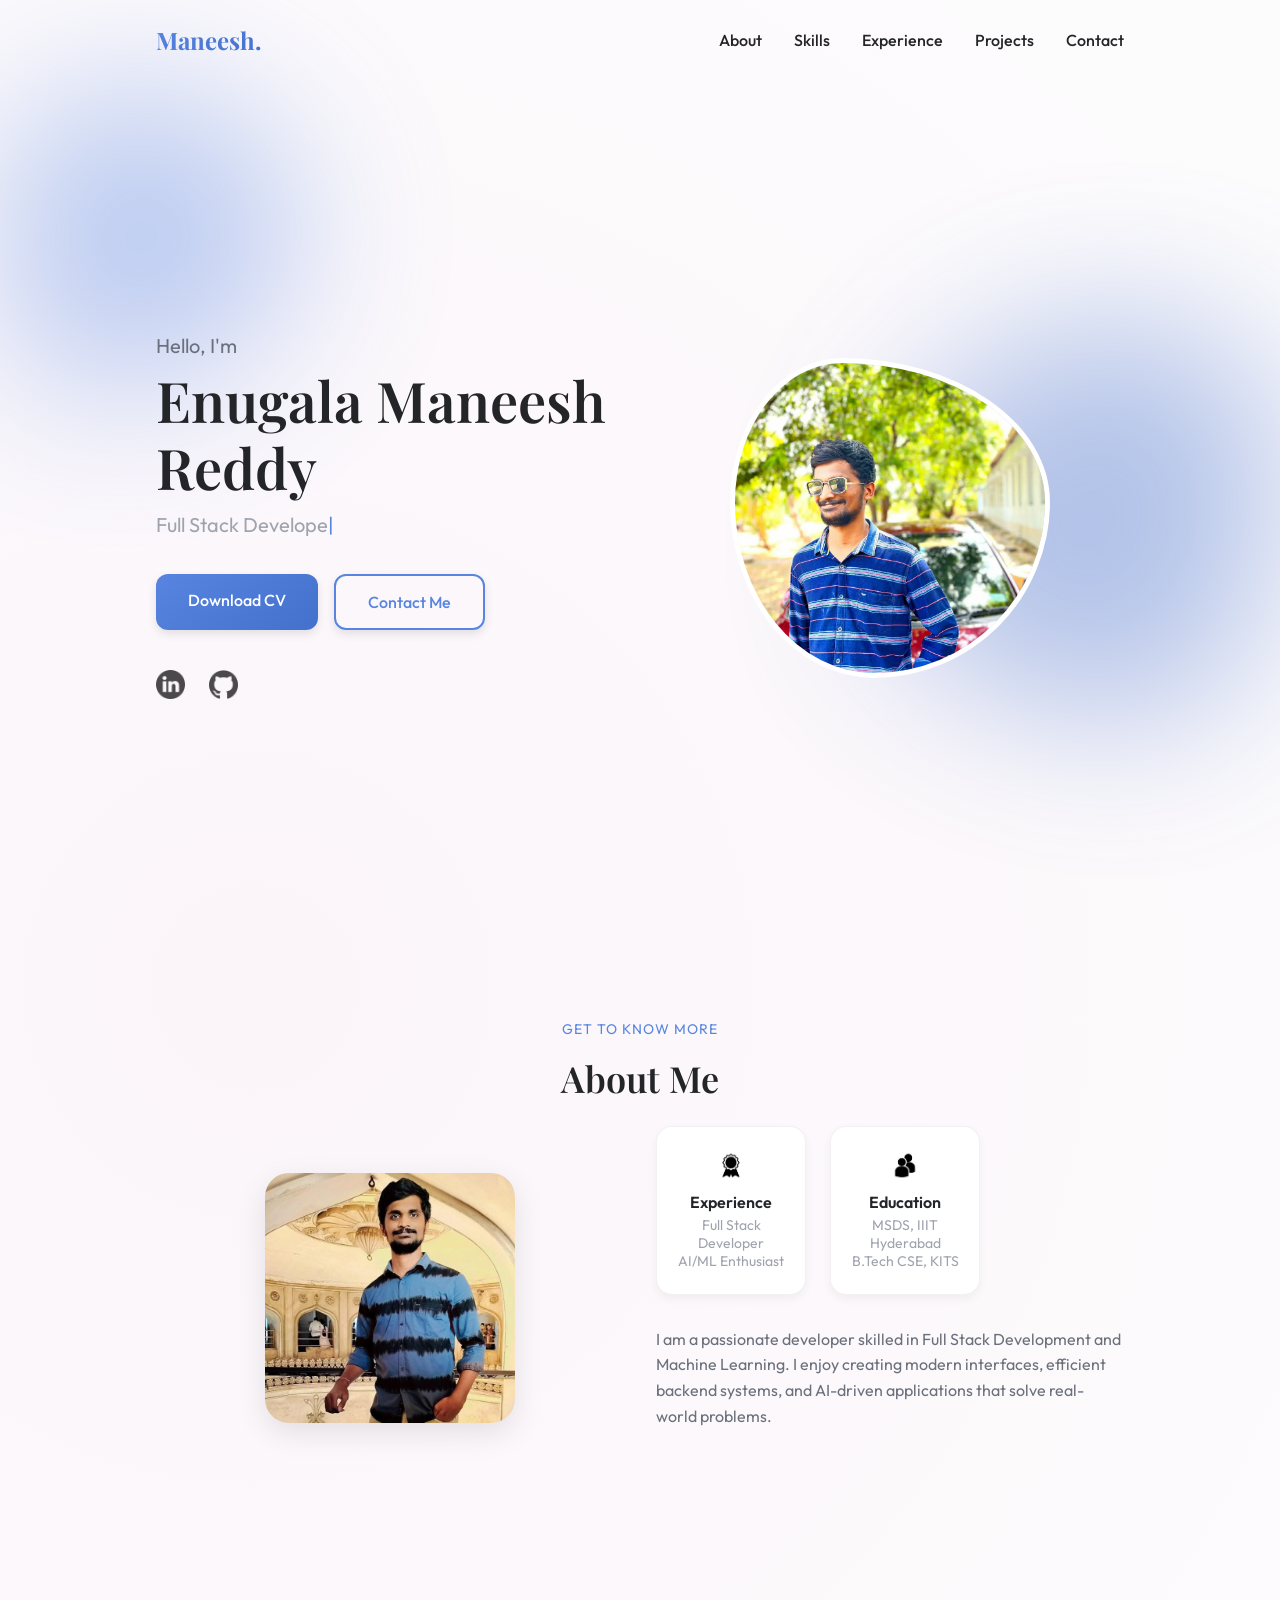
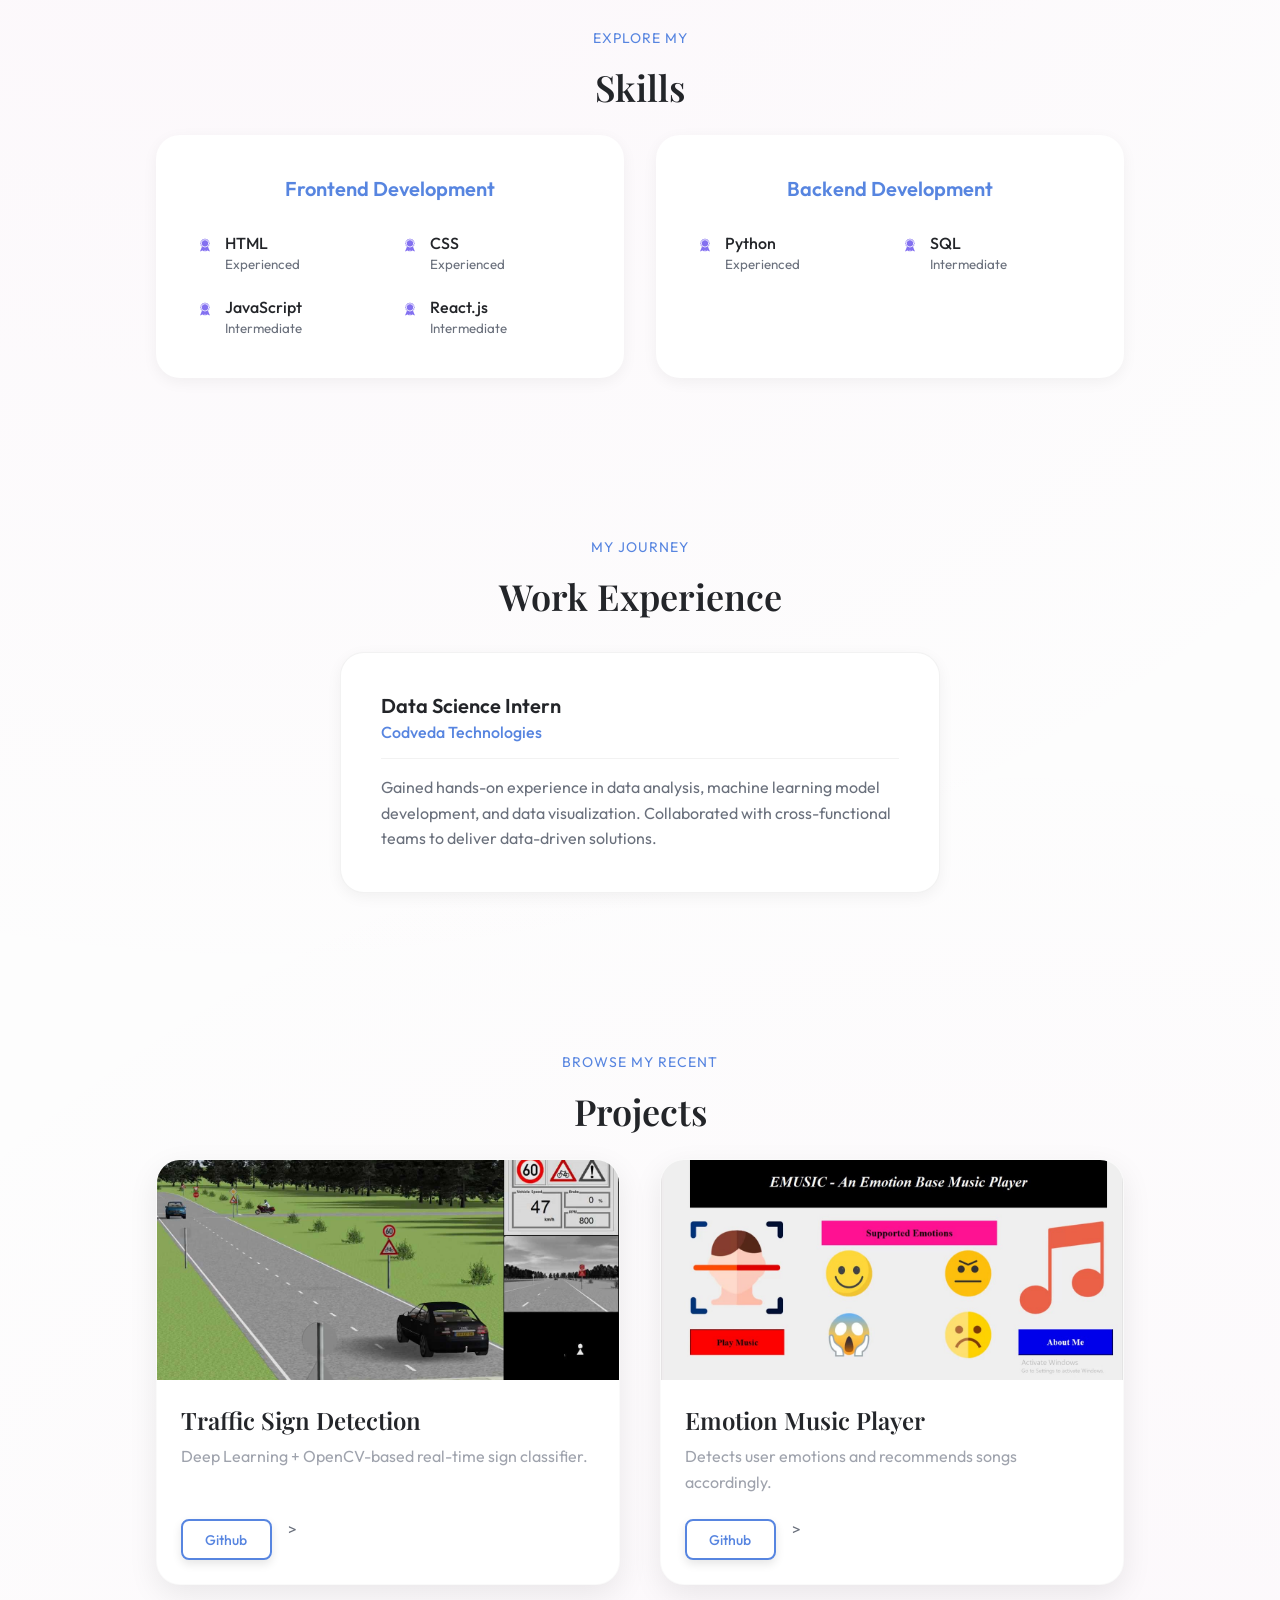
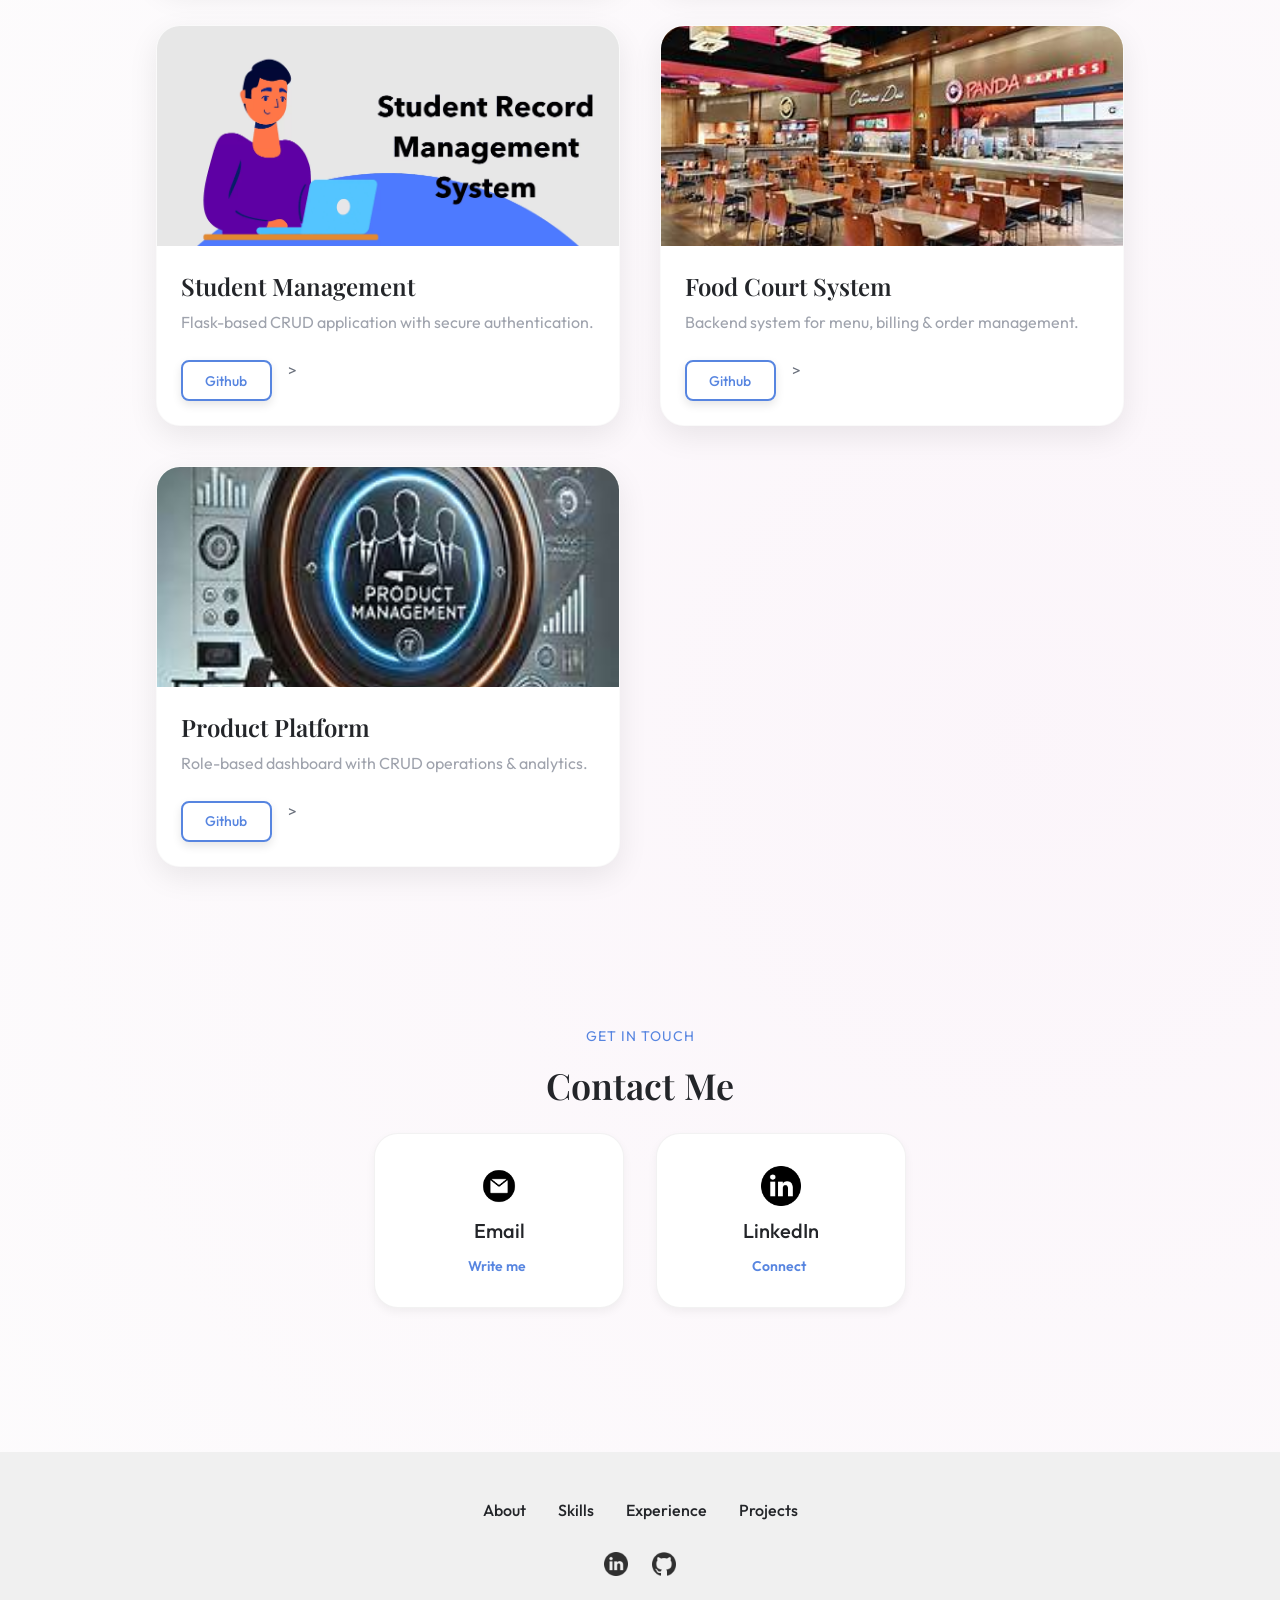
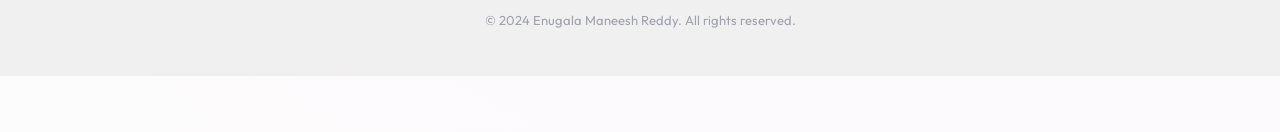
<file: index.html>
<!DOCTYPE html>
<html lang="en">

<head>
    <meta charset="UTF-8" />
    <meta name="viewport" content="width=device-width, initial-scale=1.0" />
    <meta name="description"
        content="Portfolio of Enugala Maneesh Reddy, Python Fullstack Developer & AI/ML Enthusiast." />
    <meta name="keywords" content="Maneesh Reddy, portfolio, developer, AI ML, fullstack" />
    <title>Maneesh Reddy | Full Stack Developer</title>
    <link rel="preconnect" href="https://fonts.googleapis.com">
    <link rel="preconnect" href="https://fonts.gstatic.com" crossorigin>
    <link
        href="https://fonts.googleapis.com/css2?family=Outfit:wght@300;400;500;600;700&family=Playfair+Display:ital,wght@0,400;0,600;1,400&display=swap"
        rel="stylesheet">
    <link rel="stylesheet" href="style.css" />
    <link rel="stylesheet" href="mediaqueries.css" />
</head>

<body>

    <!-- NAVIGATION -->
    <header id="header">
        <nav class="navbar container">
            <a href="#" class="logo">Maneesh.</a>
            <div class="nav-menu">
                <ul class="nav-list">
                    <li class="nav-item"><a href="#about" class="nav-link">About</a></li>
                    <li class="nav-item"><a href="#skills" class="nav-link">Skills</a></li>
                    <li class="nav-item"><a href="#experience" class="nav-link">Experience</a></li>
                    <li class="nav-item"><a href="#projects" class="nav-link">Projects</a></li>
                    <li class="nav-item"><a href="#contact" class="nav-link">Contact</a></li>
                </ul>
            </div>
            <div class="hamburger">
                <div class="bar"></div>
                <div class="bar"></div>
                <div class="bar"></div>
            </div>
        </nav>
    </header>

    <div class="blob blob-1"></div>
    <div class="blob blob-2"></div>

    <main>
        <!-- HERO SECTION -->
        <section id="hero" class="hero section container reveal">
            <div class="hero-content">
                <p class="hero-subtitle">Hello, I'm</p>
                <h1 class="hero-title">Enugala Maneesh Reddy</h1>
                <h2 class="hero-description">Full Stack Developer & AI/ML Enthusiast</h2>

                <div class="hero-buttons">
                    <a href="Maneesh_resume.pdf" target="_blank" class="btn btn-primary">Download CV</a>
                    <a href="#contact" class="btn btn-secondary">Contact Me</a>
                </div>

                <div class="social-links">
                    <a href="https://www.linkedin.com/in/maneesh-enugala-1a23a82a0/" target="_blank"
                        class="social-link">
                        <img src="linkedin.png" alt="LinkedIn" class="social-icon">
                    </a>
                    <a href="https://github.com/EnugalaManeesh" target="_blank" class="social-link">
                        <img src="github.png" alt="GitHub" class="social-icon">
                    </a>
                </div>
            </div>
            <div class="hero-image-container">
                <!-- Using the user's uploaded image if available, else fallback to existing -->
                <img src="myimage.jpg" alt="Maneesh Reddy" class="hero-img">
            </div>
        </section>

        <!-- ABOUT SECTION -->
        <section id="about" class="about section container reveal">
            <p class="section-subtitle">Get To Know More</p>
            <h2 class="section-title">About Me</h2>

            <div class="about-content">
                <div class="about-image">
                    <img src="profile1.jpg" alt="About Me" class="about-img">
                </div>

                <div class="about-data">
                    <div class="about-cards">
                        <div class="about-card">
                            <img src="experience.png" alt="Experience" class="about-card-icon">
                            <h3 class="about-card-title">Experience</h3>
                            <p class="about-card-description">Full Stack Developer<br>AI/ML Enthusiast</p>
                        </div>
                        <div class="about-card">
                            <img src="education.png" alt="Education" class="about-card-icon">
                            <h3 class="about-card-title">Education</h3>
                            <p class="about-card-description">MSDS, IIIT Hyderabad<br>B.Tech CSE, KITS</p>
                        </div>
                    </div>

                    <p class="about-description">
                        I am a passionate developer skilled in Full Stack Development and Machine Learning.
                        I enjoy creating modern interfaces, efficient backend systems, and AI-driven applications that
                        solve real-world problems.
                    </p>
                </div>
            </div>
        </section>

        <!-- SKILLS SECTION -->
        <section id="skills" class="experience section container reveal">
            <p class="section-subtitle">Explore My</p>
            <h2 class="section-title">Skills</h2>

            <div class="experience-container">
                <div class="experience-box">
                    <h3 class="experience-category">Frontend Development</h3>
                    <div class="experience-content">
                        <article class="experience-item">
                            <img src="experience.png" class="experience-icon" alt="check">
                            <div>
                                <h4 class="experience-name">HTML</h4>
                                <small class="text-light">Experienced</small>
                            </div>
                        </article>
                        <article class="experience-item">
                            <img src="experience.png" class="experience-icon" alt="check">
                            <div>
                                <h4 class="experience-name">CSS</h4>
                                <small class="text-light">Experienced</small>
                            </div>
                        </article>
                        <article class="experience-item">
                            <img src="experience.png" class="experience-icon" alt="check">
                            <div>
                                <h4 class="experience-name">JavaScript</h4>
                                <small class="text-light">Intermediate</small>
                            </div>
                        </article>
                        <article class="experience-item">
                            <img src="experience.png" class="experience-icon" alt="check">
                            <div>
                                <h4 class="experience-name">React.js</h4>
                                <small class="text-light">Intermediate</small>
                            </div>
                        </article>
                    </div>
                </div>

                <div class="experience-box">
                    <h3 class="experience-category">Backend Development</h3>
                    <div class="experience-content">
                        <article class="experience-item">
                            <img src="experience.png" class="experience-icon" alt="check">
                            <div>
                                <h4 class="experience-name">Python</h4>
                                <small class="text-light">Experienced</small>
                            </div>
                        </article>
                        <article class="experience-item">
                            <img src="experience.png" class="experience-icon" alt="check">
                            <div>
                                <h4 class="experience-name">SQL</h4>
                                <small class="text-light">Intermediate</small>
                            </div>
                        </article>
                        <!-- Add more backend skills if needed -->
                    </div>
                </div>
            </div>
        </section>

        <!-- WORK EXPERIENCE SECTION -->
        <section id="experience" class="section container reveal">
            <p class="section-subtitle">My Journey</p>
            <h2 class="section-title">Work Experience</h2>

            <div class="work-container">
                <div class="work-card">
                    <div class="work-content">
                        <div class="work-header">
                            <h3 class="work-title">Data Science Intern</h3>
                            <span class="work-company">Codveda Technologies</span>
                        </div>
                        <p class="work-description">
                            Gained hands-on experience in data analysis, machine learning model development, and data
                            visualization.
                            Collaborated with cross-functional teams to deliver data-driven solutions.
                        </p>
                    </div>
                </div>
            </div>
        </section>

        <!-- PROJECTS SECTION -->
        <section id="projects" class="projects section container reveal">
            <p class="section-subtitle">Browse My Recent</p>
            <h2 class="section-title">Projects</h2>

            <div class="projects-container">
                <div class="project-card">
                    <div class="project-img-wrapper">
                        <img src="tarffic.jpg" alt="Traffic Sign Detection" class="project-img">
                    </div>
                    <div class="project-info">
                        <h3 class="project-title">Traffic Sign Detection</h3>
                        <p class="project-desc">Deep Learning + OpenCV-based real-time sign classifier.</p>
                        <div class="project-buttons">
                            <a href="https://github.com/EnugalaManeesh/traffic-sign-detection" target="_blank"
                                class="btn btn-secondary project-btn">Github</a>>
                            <!-- Add Live Demo if available -->
                        </div>
                    </div>
                </div>

                <div class="project-card">
                    <div class="project-img-wrapper">
                        <img src="emotion.jpg" alt="Emotion Music Player" class="project-img">
                    </div>
                    <div class="project-info">
                        <h3 class="project-title">Emotion Music Player</h3>
                        <p class="project-desc">Detects user emotions and recommends songs accordingly.</p>
                        <div class="project-buttons">
                            <a href="https://github.com/EnugalaManeesh/emotion-music-player" target="_blank"
                                class="btn btn-secondary project-btn">Github</a>>
                        </div>
                    </div>
                </div>

                <div class="project-card">
                    <div class="project-img-wrapper">
                        <img src="student.jpg" alt="Student Management" class="project-img">
                    </div>
                    <div class="project-info">
                        <h3 class="project-title">Student Management</h3>
                        <p class="project-desc">Flask-based CRUD application with secure authentication.</p>
                        <div class="project-buttons">
                            <a href="https://github.com/EnugalaManeesh/student-management-system" target="_blank"
                                class="btn btn-secondary project-btn">Github</a>>
                        </div>
                    </div>
                </div>

                <div class="project-card">
                    <div class="project-img-wrapper">
                        <img src="foodcourt.jpg" alt="Food Court System" class="project-img">
                    </div>
                    <div class="project-info">
                        <h3 class="project-title">Food Court System</h3>
                        <p class="project-desc">Backend system for menu, billing & order management.</p>
                        <div class="project-buttons">
                            <a href="https://github.com/EnugalaManeesh/food-court-management-system" target="_blank"
                                class="btn btn-secondary project-btn">Github</a>>
                        </div>
                    </div>
                </div>

                <div class="project-card">
                    <div class="project-img-wrapper">
                        <img src="product.jpeg" alt="Product Platform" class="project-img">
                    </div>
                    <div class="project-info">
                        <h3 class="project-title">Product Platform</h3>
                        <p class="project-desc">Role-based dashboard with CRUD operations & analytics.</p>
                        <div class="project-buttons">
                            <a href="https://github.com/EnugalaManeesh/product-management-platform" target="_blank"
                                class="btn btn-secondary project-btn">Github</a>>
                        </div>
                    </div>
                </div>
            </div>
        </section>

        <!-- CONTACT SECTION -->
        <section id="contact" class="contact section container reveal">
            <p class="section-subtitle">Get in Touch</p>
            <h2 class="section-title">Contact Me</h2>

            <div class="contact-container">
                <div class="contact-info">
                    <div class="contact-card">
                        <img src="email.png" alt="Email" class="contact-icon">
                        <h3 class="contact-card-title">Email</h3>
                        <a href="mailto:maneeshreddyenugala@gmail.com" class="contact-button">Write me <i
                                class='bx bx-right-arrow-alt'></i></a>
                    </div>

                    <div class="contact-card">
                        <img src="linkedin.png" alt="LinkedIn" class="contact-icon">
                        <h3 class="contact-card-title">LinkedIn</h3>
                        <a href="https://www.linkedin.com/in/maneesh-enugala-1a23a82a0/" target="_blank"
                            class="contact-button">Connect <i class='bx bx-right-arrow-alt'></i></a>
                    </div>
                </div>
            </div>
        </section>
    </main>

    <!-- FOOTER -->
    <footer class="footer">
        <div class="footer-container container">
            <ul class="footer-list">
                <li><a href="#about" class="footer-link">About</a></li>
                <li><a href="#skills" class="footer-link">Skills</a></li>
                <li><a href="#experience" class="footer-link">Experience</a></li>
                <li><a href="#projects" class="footer-link">Projects</a></li>
            </ul>

            <div class="footer-social">
                <a href="https://www.linkedin.com/in/maneesh-enugala-1a23a82a0/" target="_blank"
                    class="footer-social-link">
                    <img src="linkedin.png" alt="LinkedIn">
                </a>
                <a href="https://github.com/EnugalaManeesh" target="_blank" class="footer-social-link">
                    <img src="github.png" alt="GitHub">
                </a>
            </div>

            <span class="footer-copy">
                &#169; 2024 Enugala Maneesh Reddy. All rights reserved.
            </span>
        </div>
    </footer>

    <script src="script.js"></script>
</body>

</html>
</file>
<file: style.css>
/* GOOGLE FONTS */
@import url('https://fonts.googleapis.com/css2?family=Outfit:wght@300;400;500;600;700&family=Playfair+Display:ital,wght@0,400;0,600;1,400&display=swap');

/* VARIABLES */
:root {
  --header-height: 3.5rem;

  /* Colors */
  --hue: 220;
  /* Changed to a cool blue/slate tone */
  --first-color: hsl(var(--hue), 69%, 61%);
  --first-color-alt: hsl(var(--hue), 57%, 53%);
  --title-color: hsl(var(--hue), 8%, 15%);
  --text-color: hsl(var(--hue), 8%, 45%);
  --text-color-light: hsl(var(--hue), 8%, 65%);
  --input-color: hsl(var(--hue), 70%, 96%);
  /* --body-color: hsl(var(--hue), 60%, 99%); */
  --body-color: #fdfdfd;
  /* Cleaner white */
  --container-color: #fff;
  --scroll-bar-color: hsl(var(--hue), 12%, 90%);
  --scroll-thumb-color: hsl(var(--hue), 12%, 80%);
  --gradient-color: linear-gradient(145deg, var(--first-color), var(--first-color-alt));


  /* Font and Typography */
  --body-font: 'Outfit', sans-serif;
  --title-font: 'Playfair Display', serif;

  --big-font-size: 3.5rem;
  --h1-font-size: 2.25rem;
  --h2-font-size: 1.5rem;
  --h3-font-size: 1.25rem;
  --normal-font-size: 1rem;
  --small-font-size: 0.875rem;
  --smaller-font-size: 0.813rem;

  /* Font Weight */
  --font-medium: 500;
  --font-semi-bold: 600;
  --font-bold: 700;

  /* Margins */
  --mb-0-25: 0.25rem;
  --mb-0-5: 0.5rem;
  --mb-0-75: 0.75rem;
  --mb-1: 1rem;
  --mb-1-5: 1.5rem;
  --mb-2: 2rem;
  --mb-2-5: 2.5rem;
  --mb-3: 3rem;

  /* Z Index */
  --z-tooltip: 10;
  --z-fixed: 100;
  --z-modal: 1000;
}

/* Responsive Typography */
@media screen and (max-width: 992px) {
  :root {
    --big-font-size: 2.75rem;
    --h1-font-size: 1.5rem;
    --h2-font-size: 1.25rem;
    --h3-font-size: 1rem;
    --normal-font-size: 0.938rem;
    --small-font-size: 0.813rem;
    --smaller-font-size: 0.75rem;
  }
}

/* BASE */
* {
  box-sizing: border-box;
  padding: 0;
  margin: 0;
}

html {
  scroll-behavior: smooth;
}

body {
  margin: 0 0 var(--header-height) 0;
  font-family: var(--body-font);
  font-size: var(--normal-font-size);
  background-color: var(--body-color);
  color: var(--text-color);
  transition: .3s;
  background-image: radial-gradient(circle at 20% 20%, rgba(var(--hue), 100, 200, 0.05) 0%, transparent 40%),
    radial-gradient(circle at 80% 80%, rgba(var(--hue), 100, 200, 0.05) 0%, transparent 40%);
}

h1,
h2,
h3,
h4 {
  color: var(--title-color);
  font-weight: var(--font-semi-bold);
}

ul {
  list-style: none;
}

a {
  text-decoration: none;
  color: inherit;
}

img {
  max-width: 100%;
  height: auto;
}

button {
  cursor: pointer;
  border: none;
  outline: none;
}

/* REUSABLE CSS CLASSES */
.section {
  padding: 6rem 0 2rem;
}

.section-title {
  font-size: var(--h1-font-size);
  color: var(--title-color);
  text-align: center;
  margin-bottom: var(--mb-1-5);
  font-family: var(--title-font);
}

.section-subtitle {
  display: block;
  font-size: var(--small-font-size);
  margin-bottom: var(--mb-1);
  text-align: center;
  text-transform: uppercase;
  letter-spacing: 1px;
  color: var(--first-color);
}

.container {
  max-width: 968px;
  margin-left: var(--mb-1-5);
  margin-right: var(--mb-1-5);
}

.grid {
  display: grid;
  gap: 1.5rem;
}

.btn {
  display: inline-block;
  padding: 1rem 2rem;
  border-radius: .75rem;
  font-weight: var(--font-medium);
  transition: .3s;
  box-shadow: 0 4px 10px rgba(0, 0, 0, 0.1);
}

.btn-primary {
  background: var(--gradient-color);
  color: #fff;
}

.btn-primary:hover {
  box-shadow: 0 6px 15px rgba(0, 0, 0, 0.2);
  transform: translateY(-2px);
}

.btn-secondary {
  background-color: transparent;
  border: 2px solid var(--first-color);
  color: var(--first-color);
}

.btn-secondary:hover {
  background-color: var(--first-color);
  color: #fff;
  transform: translateY(-2px);
}

/* HEADER & NAV */
.header {
  width: 100%;
  position: fixed;
  top: 0;
  left: 0;
  z-index: var(--z-fixed);
  background-color: rgba(255, 255, 255, 0.7);
  backdrop-filter: blur(12px);
  -webkit-backdrop-filter: blur(12px);
  box-shadow: 0 1px 10px rgba(0, 0, 0, 0.05);
  transition: .3s;
}

.navbar {
  height: var(--header-height);
  display: flex;
  justify-content: space-between;
  align-items: center;
}

.logo {
  color: var(--title-color);
  font-weight: 700;
  font-size: var(--h2-font-size);
  font-family: var(--title-font);
  background: var(--gradient-color);
  background-clip: text;
  -webkit-background-clip: text;
  -webkit-text-fill-color: transparent;
}

.nav-menu {
  position: relative;
}

.nav-list {
  display: flex;
  gap: 2rem;
}

.nav-link {
  color: var(--title-color);
  font-weight: var(--font-medium);
  transition: .3s;
  position: relative;
}

.nav-link:hover {
  color: var(--first-color);
}

.nav-link::after {
  content: '';
  position: absolute;
  left: 0;
  bottom: -4px;
  width: 0;
  height: 2px;
  background-color: var(--first-color);
  transition: width 0.3s;
}

.nav-link:hover::after {
  width: 100%;
}

.active-link {
  color: var(--first-color);
}

.active-link::after {
  width: 100%;
}

.hamburger {
  display: none;
  cursor: pointer;
}

.bar {
  display: block;
  width: 25px;
  height: 3px;
  margin: 5px auto;
  -webkit-transition: all 0.3s ease-in-out;
  transition: all 0.3s ease-in-out;
  background-color: var(--title-color);
  border-radius: 5px;
}

/* HERO SECTION */
.hero-content {
  text-align: center;
  margin-bottom: var(--mb-2-5);
  animation: fadeIn 1s ease-in-out;
}

.hero-subtitle {
  font-size: var(--h3-font-size);
  color: var(--text-color);
  margin-bottom: var(--mb-0-5);
}

.hero-title {
  font-size: var(--big-font-size);
  font-family: var(--title-font);
  margin-bottom: var(--mb-0-75);
  line-height: 1.2;
}

.hero-description {
  font-size: var(--h3-font-size);
  color: var(--text-color-light);
  margin-bottom: var(--mb-2);
  font-weight: normal;
  min-height: 1.5em;
  /* Reserve space for typing effect */
}

/* Cursor for typing effect */
.typing-cursor::after {
  content: '|';
  animation: blink 1s step-start infinite;
  color: var(--first-color);
}

@keyframes blink {
  50% {
    opacity: 0;
  }
}

.hero-buttons {
  display: flex;
  justify-content: center;
  gap: 1rem;
  margin-bottom: var(--mb-2-5);
}

.social-links {
  display: flex;
  justify-content: center;
  gap: 1.5rem;
}

.social-icon {
  width: 1.8rem;
  height: 1.8rem;
  transition: .3s;
  opacity: 0.7;
}

.social-icon:hover {
  transform: translateY(-5px);
  opacity: 1;
}

.hero-image-container {
  display: flex;
  justify-content: center;
  position: relative;
  z-index: 1;
}

.hero-img {
  width: 320px;
  height: 320px;
  border-radius: 35% 65% 55% 45% / 45% 45% 55% 55%;
  /* More organic shape */
  object-fit: cover;
  box-shadow: inset 0 0 0 9px rgba(255, 255, 255, 0.3);
  border: 5px solid var(--container-color);
  animation: profileAnimate 8s ease-in-out infinite 1s;
}

@keyframes profileAnimate {
  0% {
    border-radius: 60% 40% 30% 70% / 60% 30% 70% 40%;
  }

  50% {
    border-radius: 30% 60% 70% 40% / 50% 60% 30% 60%;
  }

  100% {
    border-radius: 60% 40% 30% 70% / 60% 30% 70% 40%;
  }
}

@keyframes fadeIn {
  from {
    opacity: 0;
    transform: translateY(20px);
  }

  to {
    opacity: 1;
    transform: translateY(0);
  }
}

/* ABOUT SECTION */
.about-content {
  display: grid;
  gap: 2rem;
}

.about-image {
  display: flex;
  justify-content: center;
}

.about-img {
  width: 250px;
  border-radius: 1.5rem;
  justify-self: center;
  box-shadow: 0 10px 30px rgba(0, 0, 0, 0.1);
}

.about-data {
  text-align: center;
}

.about-cards {
  display: flex;
  justify-content: center;
  gap: 1.5rem;
  margin-bottom: var(--mb-2);
}

.about-card {
  background-color: var(--container-color);
  border: 1px solid rgba(0, 0, 0, 0.05);
  border-radius: 1rem;
  padding: 1.5rem 1rem;
  text-align: center;
  width: 150px;
  transition: .3s;
  box-shadow: 0 4px 10px rgba(0, 0, 0, 0.05);
}

.about-card:hover {
  box-shadow: 0 8px 20px rgba(0, 0, 0, 0.1);
  transform: translateY(-5px);
  border-color: var(--first-color);
}

.about-card-icon {
  width: 1.8rem;
  height: 1.8rem;
  margin-bottom: var(--mb-0-5);
}

.about-card-title {
  font-size: var(--normal-font-size);
  font-weight: var(--font-semi-bold);
  margin-bottom: var(--mb-0-25);
}

.about-card-description {
  font-size: var(--small-font-size);
  color: var(--text-color-light);
}

.about-description {
  padding: 0 2rem;
  margin-bottom: var(--mb-2-5);
  line-height: 1.6;
}

/* EXPERIENCE SECTION */
.experience-container {
  display: grid;
  grid-template-columns: repeat(auto-fit, minmax(320px, 1fr));
  gap: 2rem;
  justify-content: center;
}

.experience-box {
  background-color: var(--container-color);
  border-radius: 1.5rem;
  padding: 2.5rem;
  transition: .3s;
  box-shadow: 0 4px 15px rgba(0, 0, 0, 0.05);
  border: 1px solid transparent;
}

.experience-box:hover {
  box-shadow: 0 8px 25px rgba(0, 0, 0, 0.1);
  border-color: rgba(var(--hue), 69%, 61%, 0.2);
}

.experience-category {
  font-size: var(--h3-font-size);
  text-align: center;
  margin-bottom: var(--mb-2);
  color: var(--first-color);
}

.experience-content {
  display: grid;
  grid-template-columns: 1fr 1fr;
  gap: 1.5rem;
}

.experience-item {
  display: flex;
  align-items: flex-start;
  gap: 0.75rem;
}

.experience-icon {
  width: 1rem;
  height: 1rem;
  margin-top: 0.25rem;
  /* Filter to match theme color if image is black */
  filter: invert(41%) sepia(98%) saturate(1478%) hue-rotate(224deg) brightness(98%) contrast(92%);
}

.experience-name {
  font-size: var(--normal-font-size);
  font-weight: var(--font-medium);
}

/* PROJECTS SECTION */
.projects-container {
  display: grid;
  grid-template-columns: repeat(auto-fit, minmax(320px, 1fr));
  gap: 2.5rem;
}

.project-card {
  background-color: var(--container-color);
  border-radius: 1.5rem;
  overflow: hidden;
  box-shadow: 0 10px 30px rgba(0, 0, 0, 0.08);
  transition: .4s;
  height: 100%;
  display: flex;
  flex-direction: column;
  border: 1px solid rgba(0, 0, 0, 0.02);
}

.project-card:hover {
  transform: translateY(-8px);
  box-shadow: 0 15px 40px rgba(0, 0, 0, 0.12);
}

.project-img-wrapper {
  overflow: hidden;
  height: 220px;
  position: relative;
}

.project-img {
  width: 100%;
  height: 100%;
  object-fit: cover;
  transition: transform .5s ease;
}

.project-card:hover .project-img {
  transform: scale(1.05);
}

.project-info {
  padding: 1.5rem;
  display: flex;
  flex-direction: column;
  flex-grow: 1;
}

.project-title {
  font-size: var(--h2-font-size);
  /* Slightly larger */
  margin-bottom: var(--mb-0-5);
  font-family: var(--title-font);
}

.project-desc {
  font-size: var(--normal-font-size);
  /* Readable size */
  color: var(--text-color-light);
  margin-bottom: var(--mb-1-5);
  flex-grow: 1;
  line-height: 1.6;
}

.project-buttons {
  display: flex;
  gap: 1rem;
}

.project-btn {
  padding: 0.6rem 1.4rem;
  font-size: var(--small-font-size);
  border-radius: 0.5rem;
}

/* CONTACT SECTION */
.contact-container {
  display: flex;
  justify-content: center;
}

.contact-info {
  display: flex;
  gap: 2rem;
  flex-wrap: wrap;
  justify-content: center;
}

.contact-card {
  background-color: var(--container-color);
  border: 1px solid rgba(0, 0, 0, 0.05);
  padding: 2rem;
  border-radius: 1.5rem;
  text-align: center;
  transition: .3s;
  min-width: 250px;
  box-shadow: 0 4px 10px rgba(0, 0, 0, 0.05);
}

.contact-card:hover {
  transform: translateY(-5px);
  box-shadow: 0 8px 20px rgba(0, 0, 0, 0.08);
  border-color: var(--first-color);
}

.contact-icon {
  width: 2.5rem;
  height: 2.5rem;
  margin-bottom: var(--mb-0-5);
}

.contact-card-title {
  font-size: var(--h3-font-size);
  font-weight: var(--font-medium);
  margin-bottom: var(--mb-0-75);
}

.contact-button {
  color: var(--first-color);
  /* Colored link */
  font-size: var(--small-font-size);
  display: inline-flex;
  align-items: center;
  justify-content: center;
  column-gap: 0.25rem;
  font-weight: var(--font-semi-bold);
}

.contact-button:hover .bx-right-arrow-alt {
  transform: translateX(0.25rem);
}

/* WORK EXPERIENCE SECTION */
.work-container {
  display: flex;
  justify-content: center;
  margin-top: 2rem;
}

.work-card {
  background-color: var(--container-color);
  padding: 2.5rem;
  border-radius: 1.5rem;
  box-shadow: 0 4px 15px rgba(0, 0, 0, 0.05);
  border: 1px solid rgba(0, 0, 0, 0.05);
  max-width: 600px;
  width: 100%;
  transition: .3s;
}

.work-card:hover {
  box-shadow: 0 8px 25px rgba(0, 0, 0, 0.1);
  border-color: var(--first-color);
  transform: translateY(-5px);
}

.work-header {
  margin-bottom: 1rem;
  border-bottom: 1px solid rgba(0, 0, 0, 0.05);
  padding-bottom: 1rem;
}

.work-title {
  font-size: var(--h3-font-size);
  color: var(--title-color);
  margin-bottom: 0.25rem;
}

.work-company {
  display: block;
  font-size: var(--normal-font-size);
  color: var(--first-color);
  font-weight: var(--font-medium);
}

.work-description {
  font-size: var(--normal-font-size);
  color: var(--text-color);
  line-height: 1.6;
}

/* FOOTER */
.footer {
  background-color: #f0f0f0;
  color: var(--title-color);
  text-align: center;
  padding: 3rem 0;
  margin-top: 5rem;
  position: relative;
  overflow: hidden;
}

.footer-container {
  display: flex;
  flex-direction: column;
  align-items: center;
  gap: 2rem;
  position: relative;
  z-index: 1;
}

.footer-list {
  display: flex;
  gap: 2rem;
}

.footer-link {
  color: var(--title-color);
  font-weight: var(--font-medium);
}

.footer-link:hover {
  color: var(--first-color);
}

.footer-social {
  display: flex;
  gap: 1.5rem;
}

.footer-social-link img {
  width: 1.5rem;
  height: 1.5rem;
  opacity: 0.8;
  transition: .3s;
}

.footer-social-link:hover img {
  opacity: 1;
  transform: translateY(-3px);
}

.footer-copy {
  font-size: var(--smaller-font-size);
  color: var(--text-color-light);
}

/* --- ANIMATION & DECORATIONS --- */

/* Scroll Reveal */
.reveal {
  opacity: 0;
  transform: translateY(30px);
  transition: all 0.8s ease;
}

.reveal.active {
  opacity: 1;
  transform: translateY(0);
}

/* Decorative Blobs */
.blob {
  position: absolute;
  filter: blur(80px);
  z-index: -1;
  opacity: 0.4;
  animation: blob-bounce 10s infinite ease-in-out alternate;
}

.blob-1 {
  top: 10%;
  left: 0;
  width: 300px;
  height: 300px;
  background: var(--first-color);
  border-radius: 40% 60% 70% 30% / 40% 50% 60% 50%;
}

.blob-2 {
  bottom: 20%;
  right: 0;
  width: 400px;
  height: 400px;
  background: var(--first-color-alt);
  border-radius: 60% 40% 30% 70% / 60% 30% 70% 40%;
  animation-delay: -5s;
}

@keyframes blob-bounce {
  0% {
    transform: translate(0, 0) scale(1);
  }

  100% {
    transform: translate(20px, -20px) scale(1.1);
  }
}

/* 3D Card Effect Classes */
.tilt-card {
  transform-style: preserve-3d;
  transform: perspective(1000px);
}

.tilt-content {
  transform: translateZ(20px);
}

/* MEDIA QUERIES */

/* Small devices */
@media screen and (max-width: 350px) {
  .container {
    margin-left: var(--mb-1);
    margin-right: var(--mb-1);
  }

  .nav-menu {
    padding: 2rem 0.25rem 4rem;
  }

  .nav-list {
    gap: 0;
  }
}

/* Medium devices */
@media screen and (max-width: 768px) {
  body {
    margin: 0 0 var(--header-height) 0;
  }

  .header {
    top: initial;
    bottom: 0;
  }

  .navbar {
    height: var(--header-height);
  }

  .nav-menu {
    position: fixed;
    bottom: -100%;
    left: 0;
    width: 100%;
    background-color: rgba(255, 255, 255, 0.95);
    backdrop-filter: blur(15px);
    padding: 2rem 1.5rem 4rem;
    box-shadow: 0 -1px 4px rgba(0, 0, 0, 0.15);
    border-radius: 1.5rem 1.5rem 0 0;
    transition: .3s;
    z-index: var(--z-fixed);
  }

  /* Show menu */
  .show-menu {
    bottom: 0;
  }

  .nav-list {
    display: grid;
    grid-template-columns: repeat(3, 1fr);
    gap: 2rem;
  }

  .nav-item {
    display: flex;
    flex-direction: column;
    align-items: center;
    font-size: var(--small-font-size);
  }

  .hamburger {
    display: block;
    position: relative;
    z-index: 101;
  }

  .header {
    top: 0;
    bottom: initial;
  }


  .nav-menu {
    top: var(--header-height);
    bottom: initial;
    right: -100%;
    left: initial;
    width: 80%;
    height: 100vh;
    padding: 4rem 2rem;
    background-color: var(--body-color);
    box-shadow: -2px 0 10px rgba(0, 0, 0, 0.1);
    transition: .4s;
    border-radius: 0;
    display: flex;
    flex-direction: column;
    justify-content: flex-start;
  }

  .show-menu {
    right: 0;
  }

  .nav-list {
    display: flex;
    flex-direction: column;
    gap: 2.5rem;
  }

  /* Hamburger Animation */
  .hamburger.active .bar:nth-child(2) {
    opacity: 0;
  }

  .hamburger.active .bar:nth-child(1) {
    transform: translateY(8px) rotate(45deg);
  }

  .hamburger.active .bar:nth-child(3) {
    transform: translateY(-8px) rotate(-45deg);
  }

  .about-content {
    grid-template-columns: 1fr;
    text-align: center;
  }

  .about-data {
    text-align: center;
  }

  .about-description {
    padding: 0;
  }

  .hero-buttons {
    flex-direction: column;
    align-items: center;
  }
}

/* Large devices */
@media screen and (min-width: 768px) {
  .container {
    margin-left: auto;
    margin-right: auto;
  }

  .section {
    padding: 6rem 0 4rem;
  }

  .header {
    top: 0;
    bottom: initial;
  }

  .navbar {
    height: calc(var(--header-height) + 1.5rem);
  }

  .nav-link {
    text-transform: capitalize;
  }

  .nav-menu {
    display: block;
    top: initial;
    right: initial;
    height: auto;
    width: auto;
    background: none;
    box-shadow: none;
    padding: 0;
  }

  .hamburger {
    display: none;
  }

  .hero-content {
    margin-bottom: 0;
  }

  .hero {
    display: grid;
    grid-template-columns: 1fr 1fr;
    align-items: center;
    gap: 2rem;
    text-align: left;
    height: calc(100vh - var(--header-height));
  }

  .hero-content {
    text-align: left;
  }

  .hero-buttons,
  .social-links {
    justify-content: flex-start;
  }

  .about-content {
    grid-template-columns: repeat(2, 1fr);
    align-items: center;
    text-align: left;
  }

  .about-data {
    text-align: left;
  }

  .about-description {
    padding: 0;
    text-align: left;
  }

  .about-cards {
    justify-content: flex-start;
  }
}
</file>
<file: mediaqueries.css>
/* Styles consolidated into style.css */
</file>
